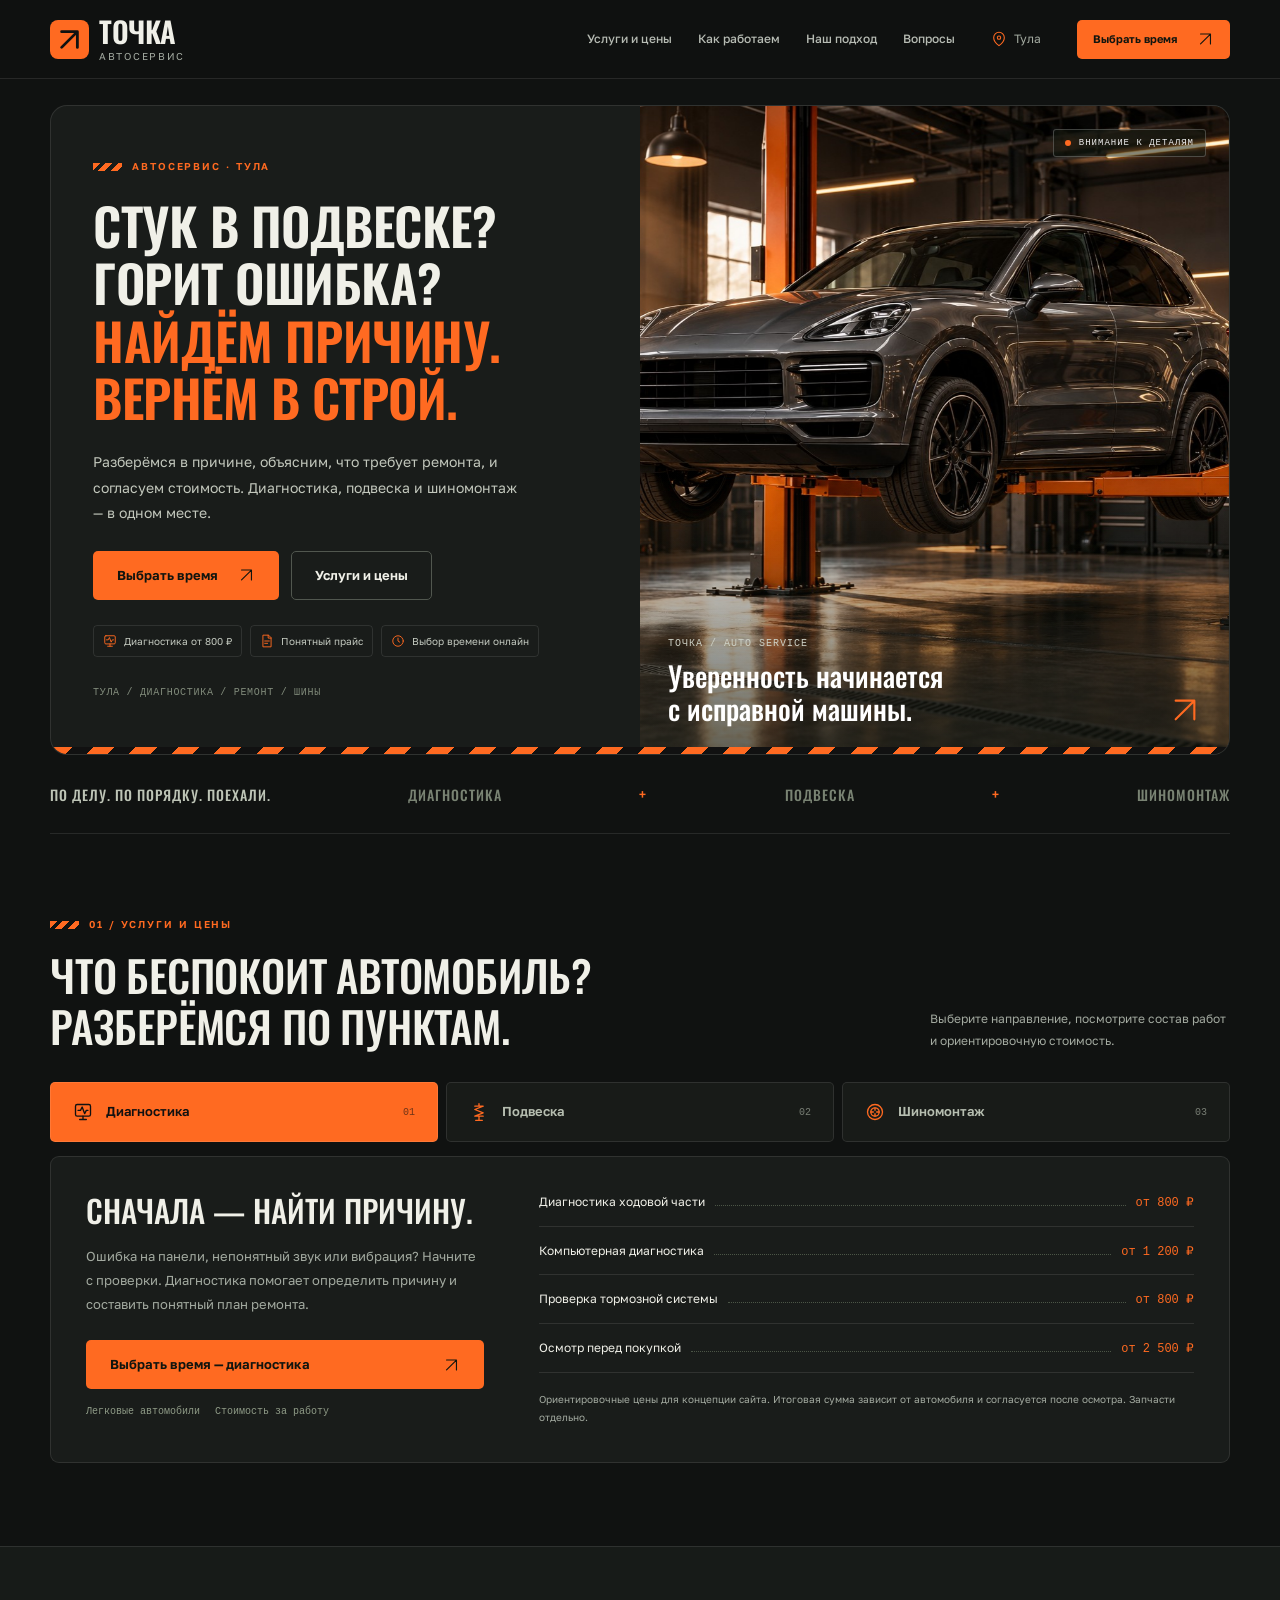
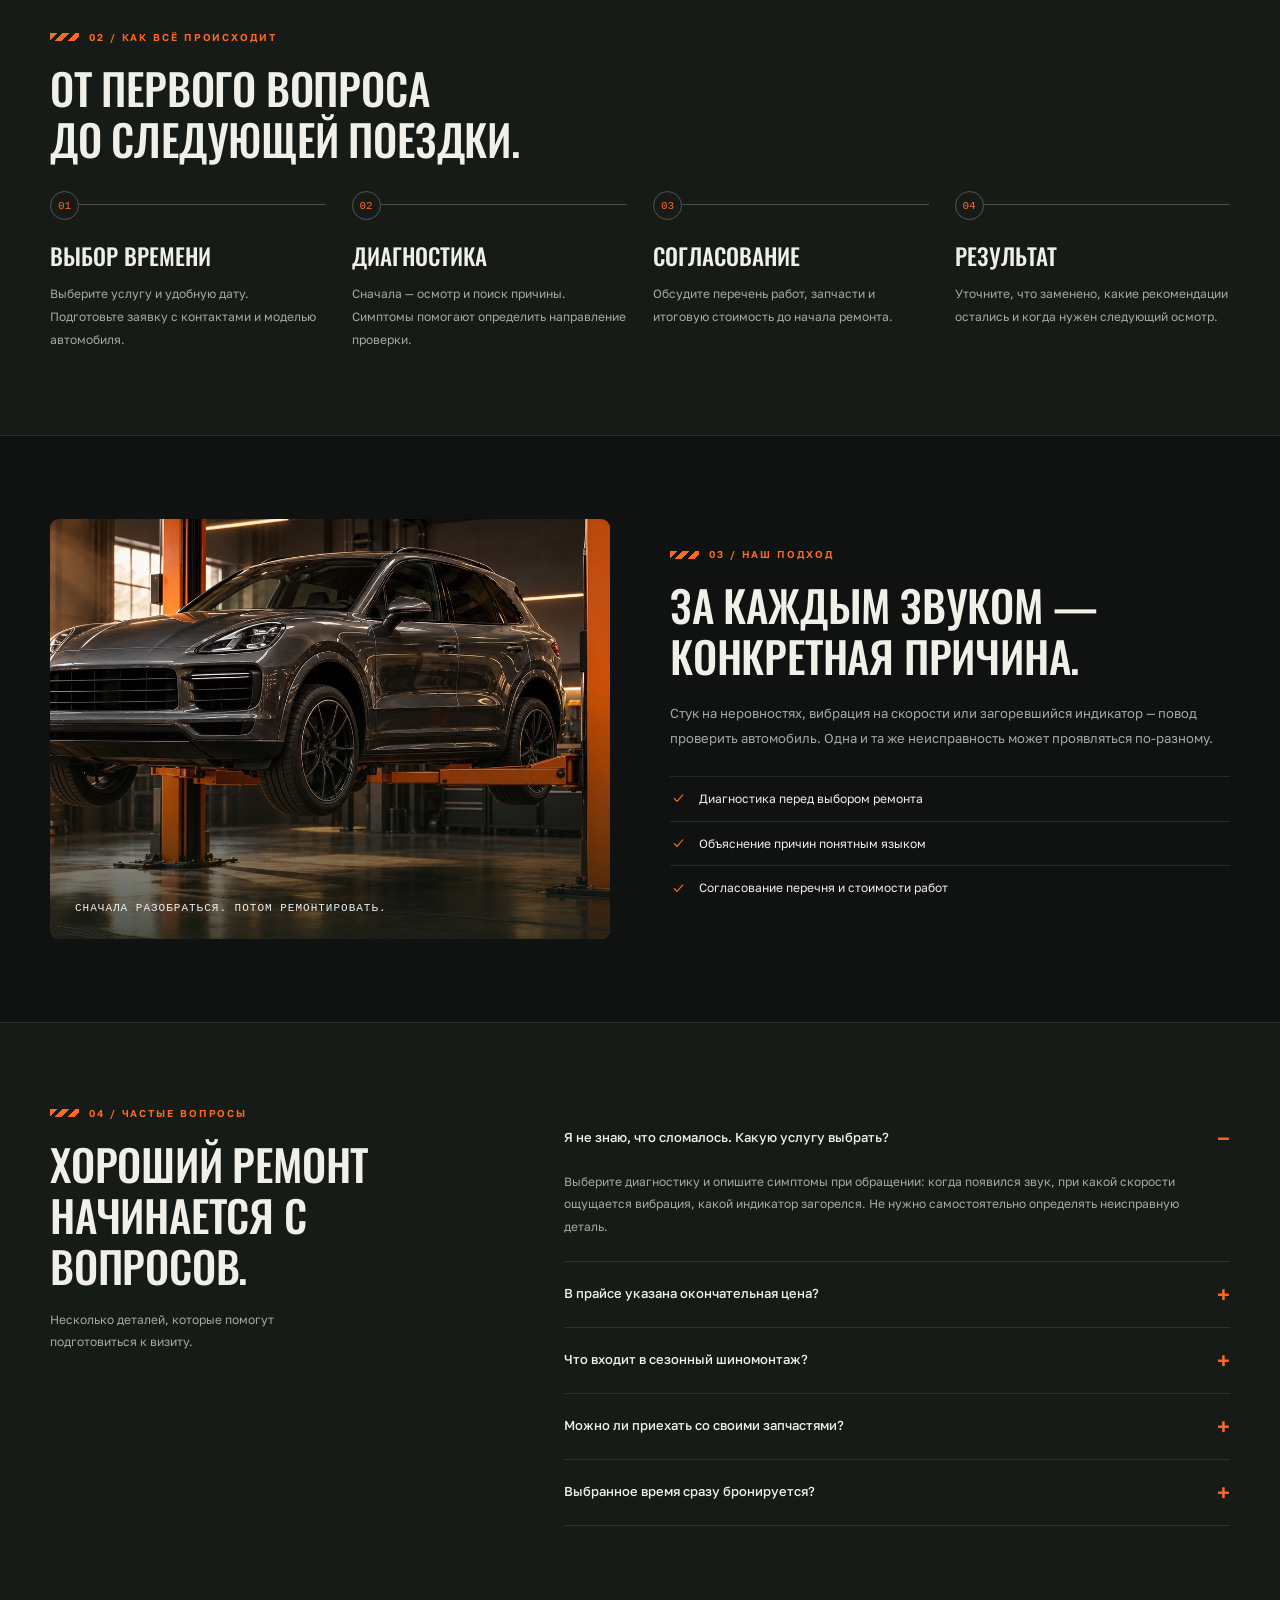
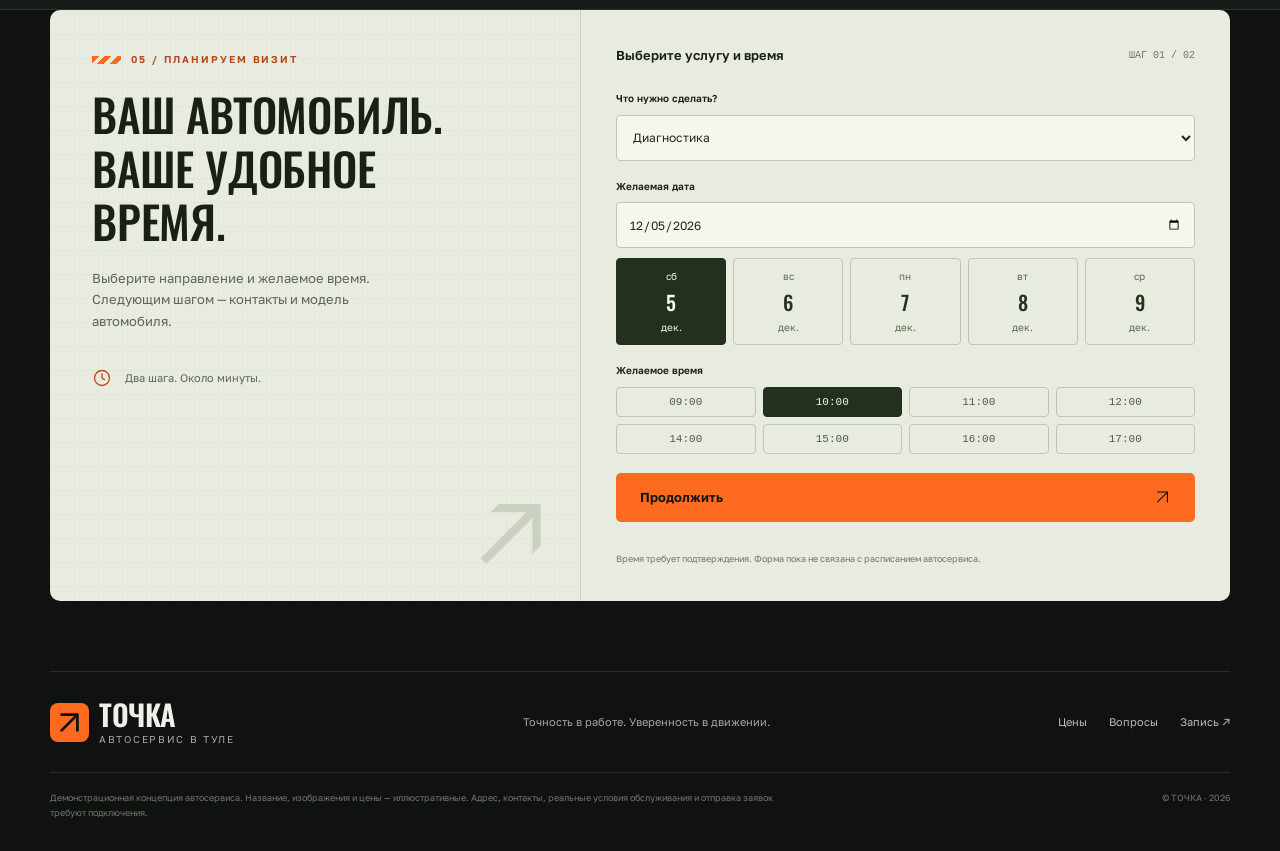
<file: tochka-auto-tula/index.html>
<!doctype html><html lang="ru"><head><meta charset="utf-8"><meta name="viewport" content="width=device-width,initial-scale=1"><meta name="theme-color" content="#101211"><meta name="description" content="Автосервис ТОЧКА в Туле: диагностика, ремонт подвески и шиномонтаж. Ориентировочные цены и выбор удобного времени визита."><title>ТОЧКА — автосервис в Туле. Сначала разобраться.</title><link rel="stylesheet" href="style.css"><link rel="icon" href="data:image/svg+xml,%3Csvg xmlns='http://www.w3.org/2000/svg' viewBox='0 0 40 40'%3E%3Crect width='40' height='40' rx='8' fill='%23ff6a21'/%3E%3Cpath d='M10 28L28 10M13 10H28V25' fill='none' stroke='%23101211' stroke-width='4'/%3E%3C/svg%3E"></head><body>
<svg style="display:none" aria-hidden="true"><symbol id="arrow" viewBox="0 0 24 24"><path d="M5 19 19 5M5 5h14v14"/></symbol><symbol id="pin" viewBox="0 0 24 24"><path d="M20 10c0 6-8 12-8 12S4 16 4 10a8 8 0 1 1 16 0Z"/><circle cx="12" cy="10" r="2.5"/></symbol><symbol id="check" viewBox="0 0 24 24"><path d="m6 12 4 4 8-9"/></symbol><symbol id="scan" viewBox="0 0 24 24"><rect x="3" y="3" width="18" height="14" rx="2"/><path d="M8 21h8m-4-4v4M6 10h3l2-4 3 8 2-4h2"/></symbol><symbol id="spring" viewBox="0 0 24 24"><path d="M12 2v3M7 5h10l-10 4 10 4-10 4h10M12 17v5M8 22h8"/></symbol><symbol id="wheel" viewBox="0 0 24 24"><circle cx="12" cy="12" r="9"/><circle cx="12" cy="12" r="5"/><path d="m12 7 0 3m5 2h-3m-2 5v-3m-5-2h3"/></symbol><symbol id="clock" viewBox="0 0 24 24"><circle cx="12" cy="12" r="9"/><path d="M12 7v5l3 2"/></symbol><symbol id="shield" viewBox="0 0 24 24"><path d="m12 2 8 4v6c0 6-8 10-8 10S4 18 4 12V6Z"/><path d="m8 12 3 3 5-6"/></symbol><symbol id="file" viewBox="0 0 24 24"><path d="M14 2H5v20h14V7Zm0 0v5h5M8 12h8m-8 4h5"/></symbol></svg>
<header class="topbar"><div class="wrap nav"><a class="brand" href="#" aria-label="ТОЧКА, на главную"><span class="brandmark"><svg><use href="#arrow"/></svg></span><span>ТОЧКА<small>АВТОСЕРВИС</small></span></a><nav class="navlinks" aria-label="Основная навигация"><a href="#services">Услуги и цены</a><a href="#process">Как работаем</a><a href="#approach">Наш подход</a><a href="#faq">Вопросы</a></nav><span class="location"><svg><use href="#pin"/></svg>Тула</span><a class="btn" href="#booking">Выбрать время<svg><use href="#arrow"/></svg></a></div></header>
<main><div class="wrap"><div class="hero"><div class="hero-copy"><div class="eyebrow"><i class="hatch"></i>Автосервис · Тула</div><h1>Стук в подвеске?<br>Горит ошибка?<br><em>Найдём причину.<br>Вернём в строй.</em></h1><p class="hero-desc">Разберёмся в причине, объясним, что требует ремонта, и согласуем стоимость. Диагностика, подвеска и шиномонтаж — в одном месте.</p><div class="hero-actions"><a class="btn" href="#booking">Выбрать время<svg><use href="#arrow"/></svg></a><a class="btn secondary" href="#services">Услуги и цены</a></div><div class="hero-notes"><span><svg><use href="#scan"/></svg>Диагностика от 800 ₽</span><span><svg><use href="#file"/></svg>Понятный прайс</span><span><svg><use href="#clock"/></svg>Выбор времени онлайн</span></div><div class="hero-bottom">ТУЛА / ДИАГНОСТИКА / РЕМОНТ / ШИНЫ</div></div><div class="hero-visual"><img src="assets/workshop.jpg" alt="Графитовый автомобиль на подъёмнике в мастерской" fetchpriority="high"><div class="photo-tag"><i class="dot"></i> ВНИМАНИЕ К ДЕТАЛЯМ</div><div class="photo-caption"><div><span>ТОЧКА / AUTO SERVICE</span><strong>Уверенность начинается<br>с исправной машины.</strong></div><svg><use href="#arrow"/></svg></div></div></div><div class="marquee"><b>ПО ДЕЛУ. ПО ПОРЯДКУ. ПОЕХАЛИ.</b><span>ДИАГНОСТИКА</span><i>+</i><span>ПОДВЕСКА</span><i>+</i><span>ШИНОМОНТАЖ</span></div>
<section id="services" class="reveal"><div class="section-heading"><div><div class="eyebrow"><i class="hatch"></i>01 / Услуги и цены</div><h2>Что беспокоит автомобиль?<br>Разберёмся по пунктам.</h2></div><p>Выберите направление, посмотрите состав работ и ориентировочную стоимость.</p></div><div class="tabs" role="tablist" aria-label="Направления обслуживания"><button class="tab" id="tab-0" role="tab" aria-selected="true" aria-controls="service-panel" data-tab="0"><svg><use href="#scan"/></svg>Диагностика<span class="num">01</span></button><button class="tab" id="tab-1" role="tab" aria-selected="false" aria-controls="service-panel" tabindex="-1" data-tab="1"><svg><use href="#spring"/></svg>Подвеска<span class="num">02</span></button><button class="tab" id="tab-2" role="tab" aria-selected="false" aria-controls="service-panel" tabindex="-1" data-tab="2"><svg><use href="#wheel"/></svg>Шиномонтаж<span class="num">03</span></button></div><div class="service-panel" id="service-panel" role="tabpanel" aria-labelledby="tab-0"><div><h3 id="service-title"></h3><p id="service-desc"></p><button class="btn" id="service-book">Выбрать время<svg><use href="#arrow"/></svg></button><div class="service-meta"><span>Легковые автомобили</span><span>Стоимость за работу</span></div></div><div><div id="price-rows"></div><p class="price-note">Ориентировочные цены для концепции сайта. Итоговая сумма зависит от автомобиля и согласуется после осмотра. Запчасти отдельно.</p></div></div></section></div>
<div class="band"><section class="wrap reveal" id="process"><div class="eyebrow"><i class="hatch"></i>02 / Как всё происходит</div><h2>От первого вопроса<br>до следующей поездки.</h2><div class="steps"><div class="step" data-step="01"><h3>Выбор времени</h3><p>Выберите услугу и удобную дату. Подготовьте заявку с контактами и моделью автомобиля.</p></div><div class="step" data-step="02"><h3>Диагностика</h3><p>Сначала — осмотр и поиск причины. Симптомы помогают определить направление проверки.</p></div><div class="step" data-step="03"><h3>Согласование</h3><p>Обсудите перечень работ, запчасти и итоговую стоимость до начала ремонта.</p></div><div class="step" data-step="04"><h3>Результат</h3><p>Уточните, что заменено, какие рекомендации остались и когда нужен следующий осмотр.</p></div></div></section></div>
<div class="wrap"><section class="approach reveal" id="approach"><div class="detail-photo"><img src="assets/workshop.jpg" loading="lazy" alt="Автомобиль в рабочей зоне автосервиса"><span>СНАЧАЛА РАЗОБРАТЬСЯ. ПОТОМ РЕМОНТИРОВАТЬ.</span></div><div class="approach-copy"><div class="eyebrow"><i class="hatch"></i>03 / Наш подход</div><h2>За каждым звуком —<br>конкретная причина.</h2><p>Стук на неровностях, вибрация на скорости или загоревшийся индикатор — повод проверить автомобиль. Одна и та же неисправность может проявляться по-разному.</p><div class="principles"><div><svg><use href="#check"/></svg>Диагностика перед выбором ремонта</div><div><svg><use href="#check"/></svg>Объяснение причин понятным языком</div><div><svg><use href="#check"/></svg>Согласование перечня и стоимости работ</div></div></div></section></div>
<div class="band"><section class="wrap faq-layout reveal" id="faq"><div><div class="eyebrow"><i class="hatch"></i>04 / Частые вопросы</div><h2>Хороший ремонт<br>начинается с вопросов.</h2><p class="section-desc">Несколько деталей, которые помогут подготовиться к визиту.</p></div><div><details open><summary>Я не знаю, что сломалось. Какую услугу выбрать?</summary><p>Выберите диагностику и опишите симптомы при обращении: когда появился звук, при какой скорости ощущается вибрация, какой индикатор загорелся. Не нужно самостоятельно определять неисправную деталь.</p></details><details><summary>В прайсе указана окончательная цена?</summary><p>Нет, это ориентировочная стоимость работы. Итог зависит от модели автомобиля, сложности доступа и объёма ремонта. Стоимость запчастей учитывается отдельно. Цены в этой концепции требуют подтверждения автосервисом.</p></details><details><summary>Что входит в сезонный шиномонтаж?</summary><p>В указанный ориентир входят снятие и установка четырёх колёс, демонтаж и монтаж шин, балансировка. Ремонт дисков, датчики давления и дополнительные материалы согласуются отдельно.</p></details><details><summary>Можно ли приехать со своими запчастями?</summary><p>Такую возможность стоит заранее согласовать с сервисом. Перед покупкой проверьте совместимость детали по VIN и уточните условия гарантии на работы.</p></details><details><summary>Выбранное время сразу бронируется?</summary><p>В этой версии сайта можно подготовить заявку и сохранить напоминание. Передача заявки и реальное расписание автосервиса ещё не подключены. Время визита необходимо подтвердить отдельно.</p></details></div></section></div>
<div class="wrap"><section class="booking reveal" id="booking"><div class="booking-box"><div class="booking-intro"><div class="eyebrow"><i class="hatch"></i>05 / Планируем визит</div><h2>Ваш автомобиль.<br>Ваше удобное<br>время.</h2><p>Выберите направление и желаемое время. Следующим шагом — контакты и модель автомобиля.</p><div class="booking-meta"><svg><use href="#clock"/></svg>Два шага. Около минуты.</div><span class="big-arrow" aria-hidden="true">↗</span></div><div class="booking-form"><div class="form-top"><strong id="form-title">Выберите услугу и время</strong><span id="step-counter">ШАГ 01 / 02</span></div><form id="appointment"><div class="form-step" id="step-one"><div class="full"><label for="service">Что нужно сделать?</label><select id="service"><option>Диагностика</option><option>Подвеска</option><option>Шиномонтаж</option></select></div><div class="full"><label for="visit-date">Желаемая дата</label><input type="date" id="visit-date" required style="margin-bottom:10px"><div class="date-grid" id="date-options" aria-label="Ближайшие даты"></div></div><div class="full"><span class="field-label" id="time-label">Желаемое время</span><div class="time-grid" id="time-options" role="group" aria-labelledby="time-label"></div></div><button type="button" class="btn form-next full" id="next">Продолжить<svg><use href="#arrow"/></svg></button><p class="form-note full">Время требует подтверждения. Форма пока не связана с расписанием автосервиса.</p></div><div class="form-step" id="step-two" hidden><div class="summary-card full" id="visit-summary"></div><div><label for="client-name">Ваше имя</label><input id="client-name" autocomplete="given-name" placeholder="Александр" maxlength="80" required></div><div><label for="phone">Номер телефона</label><input id="phone" type="tel" autocomplete="tel" placeholder="+7 (999) 123-45-67" required></div><div class="full"><label for="car">Марка и модель автомобиля</label><input id="car" placeholder="Например, Škoda Octavia" maxlength="100" required></div><label class="consent full"><input type="checkbox" id="consent" required>Я понимаю, что заявка сохранится только на этом устройстве и не будет отправлена автосервису.</label><div class="form-buttons full"><button class="back" type="button" id="back">Назад</button><button class="btn" type="submit">Подготовить заявку<svg><use href="#arrow"/></svg></button></div><p class="form-note full">Данные не передаются на сервер. После подготовки можно скачать заявку и напоминание для календаря.</p></div></form><div class="success" id="success" hidden role="status"><svg><use href="#shield"/></svg><h3>Заявка подготовлена</h3><p id="success-summary"></p><button class="btn" id="download">Скачать заявку<svg><use href="#file"/></svg></button><br><button class="back" id="calendar">Добавить напоминание в календарь</button><p class="form-note">Передайте заявку автосервису и подтвердите время визита. Бронирование ещё не выполнено.</p><button class="back" id="restart">Выбрать другое время</button></div></div></div></section><footer><div class="footer-top"><a class="brand" href="#"><span class="brandmark"><svg><use href="#arrow"/></svg></span><span>ТОЧКА<small>АВТОСЕРВИС В ТУЛЕ</small></span></a><p>Точность в работе. Уверенность в движении.</p><div class="footer-links"><a href="#services">Цены</a><a href="#faq">Вопросы</a><a href="#booking">Запись ↗</a></div></div><div class="footer-bottom"><p>Демонстрационная концепция автосервиса. Название, изображения и цены — иллюстративные. Адрес, контакты, реальные условия обслуживания и отправка заявок требуют подключения.</p><span>© ТОЧКА · 2026</span></div></footer></div></main><script src="app.js"></script></body></html>
</file>
<file: tochka-auto-tula/style.css>
@import url('https://fonts.googleapis.com/css2?family=Golos+Text:wght@400;450;500;600;650;700&family=Oswald:wght@500;600;700&display=swap');
:root{--bg:#101211;--panel:#191c1a;--panel2:#202420;--line:#ffffff19;--text:#f0f0e8;--muted:#a3aaa0;--accent:#ff6a21;--display:'Oswald','Arial Narrow',sans-serif;--body:'Golos Text',Arial,sans-serif}*{box-sizing:border-box}html{scroll-behavior:smooth;scroll-padding-top:95px}body{margin:0;color:var(--text);background:var(--bg);font:15px/1.65 var(--body);-webkit-font-smoothing:antialiased}button,input,select{font:inherit}a{color:inherit;text-decoration:none}button{cursor:pointer}button,a,input,select{ -webkit-tap-highlight-color:transparent}button:focus-visible,a:focus-visible,input:focus-visible,select:focus-visible,summary:focus-visible{outline:2px solid var(--accent);outline-offset:5px}button:disabled{cursor:not-allowed;opacity:.4}svg{width:20px;height:20px;fill:none;stroke:currentColor;stroke-width:1.6;stroke-linecap:round;stroke-linejoin:round;flex-shrink:0}.wrap{max-width:1240px;margin:auto;padding-inline:30px}.topbar{position:sticky;top:0;z-index:20;border-bottom:1px solid var(--line);background:#101211f5;backdrop-filter:blur(15px)}.nav{height:78px;display:flex;align-items:center;gap:36px}.brand{display:flex;align-items:center;gap:10px;font:600 29px/1 var(--display);letter-spacing:-.5px}.brandmark{background:var(--accent);color:#101211;display:grid;place-items:center;width:39px;height:39px;border-radius:8px}.brandmark svg{width:27px;height:27px;stroke-width:2.5}.brand small{font:10px var(--body);letter-spacing:1.7px;color:var(--muted);display:block;margin-top:5px}.navlinks{display:flex;gap:26px;margin-left:auto;font-size:12px;font-weight:500;color:#b7bcb4}.navlinks a:hover{color:var(--text)}.location{font-size:12px;display:flex;align-items:center;gap:7px;color:var(--muted)}.location svg{color:var(--accent);width:16px}.btn{display:inline-flex;align-items:center;justify-content:center;gap:20px;min-height:49px;border:1px solid transparent;padding:12px 23px;background:var(--accent);color:#11150f;border-radius:5px;font-size:13px;font-weight:650;transition:background .2s,transform .2s}.btn:hover{background:#ff864c;transform:translateY(-2px)}.btn svg{width:17px}.btn.secondary{background:transparent;border-color:#51574f;color:var(--text)}.btn.secondary:hover{background:#ffffff0a}.nav .btn{min-height:39px;padding:8px 15px;font-size:11px}.hero{margin-top:26px;position:relative;display:grid;grid-template-columns:1fr 1fr;min-height:650px;border:1px solid var(--line);border-radius:17px;overflow:hidden;background:#191c1a}.hero-copy{padding:53px 42px 40px;position:relative;z-index:2}.eyebrow{font:10px/1.5 var(--body);font-weight:600;letter-spacing:1.9px;text-transform:uppercase;color:var(--accent);display:flex;align-items:center;gap:10px}.hatch{width:29px;height:8px;background:repeating-linear-gradient(135deg,var(--accent) 0 5px,transparent 5px 9px);display:inline-block;flex-shrink:0}h1,h2,h3,p{margin:0}h1{font:600 clamp(44px,4vw,58px)/1.12 var(--display);letter-spacing:-.5px;text-transform:uppercase;margin:23px 0 23px}h1 em{font-style:normal;color:var(--accent)}.hero-desc{max-width:425px;color:#c2c7bc;font-size:14px;line-height:1.8}.hero-actions{display:flex;gap:12px;margin-top:26px}.hero-notes{display:flex;flex-wrap:wrap;gap:8px;margin-top:25px}.hero-notes span{font-size:10px;color:#c3c9bf;display:flex;align-items:center;gap:7px;padding:7px 9px;border:1px solid var(--line);border-radius:4px}.hero-notes svg{width:14px;height:14px;color:var(--accent)}.hero-bottom{font:10px monospace;color:#818b7b;letter-spacing:.7px;margin-top:30px}.hero-visual{position:relative;min-width:0;overflow:hidden;background:#232723}.hero-visual img{width:100%;height:100%;position:absolute;inset:0;object-fit:cover;object-position:48% center}.hero-visual:after{content:'';position:absolute;inset:0;background:linear-gradient(0deg,#0d130da6,transparent 45%)}.photo-tag{position:absolute;top:23px;right:23px;z-index:1;display:flex;align-items:center;gap:8px;color:#eee;font:9px monospace;letter-spacing:1px;border:1px solid #ffffff38;padding:8px 11px;background:#11181180;border-radius:3px}.dot{height:6px;width:6px;background:var(--accent);border-radius:50%;display:inline-block;box-shadow:0 0 12px #ff6a2180}.photo-caption{position:absolute;bottom:28px;left:28px;right:28px;z-index:1;display:flex;justify-content:space-between;align-items:end}.photo-caption span{font:10px monospace;color:#cdd0c5;letter-spacing:1px}.photo-caption strong{font:500 28px/1.2 var(--display);display:block;color:#fff;margin-top:6px}.photo-caption svg{width:32px;height:32px;color:var(--accent)}.hero:after{content:'';height:7px;position:absolute;bottom:0;left:0;right:0;background:repeating-linear-gradient(135deg,var(--accent) 0 15px,#111 15px 30px);z-index:3}.marquee{display:flex;align-items:center;justify-content:space-between;gap:20px;padding:27px 0;color:#798373;border-bottom:1px solid var(--line);font:500 14px var(--display);letter-spacing:1px}.marquee b{font-weight:500;color:#bdc4b6}.marquee i{font-style:normal;color:var(--accent);font-size:16px}section{padding:83px 0}.section-heading{display:flex;justify-content:space-between;align-items:end;gap:30px;margin-bottom:31px}h2{font:500 43px/1.19 var(--display);text-transform:uppercase;margin-top:17px;letter-spacing:-.2px}.section-heading p,.section-desc{color:var(--muted);font-size:12px;max-width:300px;line-height:1.8}.tabs{display:grid;grid-template-columns:repeat(3,1fr);gap:8px;margin-bottom:14px}.tab{border:1px solid var(--line);background:#181b18;color:#b6beb0;border-radius:5px;padding:18px 22px;display:flex;align-items:center;gap:13px;text-align:left;font-size:13px;font-weight:600;transition:background .2s,color .2s}.tab .num{margin-left:auto;font:10px monospace;opacity:.6}.tab svg{color:var(--accent)}.tab[aria-selected=true]{background:var(--accent);color:#111}.tab[aria-selected=true] svg{color:#111}.service-panel{background:var(--panel);border:1px solid var(--line);border-radius:9px;display:grid;grid-template-columns:.85fr 1.4fr;gap:55px;padding:35px}.service-panel h3{font:500 31px/1.2 var(--display);text-transform:uppercase}.service-panel p{color:var(--muted);font-size:13px;margin:15px 0 24px;line-height:1.85}.service-panel .btn{width:100%;justify-content:space-between}.service-meta{display:flex;gap:15px;margin-top:17px;font:10px monospace;color:#8f9b87}.price-row{display:flex;align-items:baseline;gap:10px;padding:14px 0;border-bottom:1px solid var(--line);font-size:12px}.price-row:first-child{padding-top:0}.price-row .leader{flex:1;border-bottom:1px dotted #4b5546;min-width:8px}.price-row strong{font:12px monospace;color:var(--accent);white-space:nowrap}.price-note{font-size:10px!important;margin:17px 0 0!important}.band{background:#171b18;border-block:1px solid var(--line)}.steps{display:grid;grid-template-columns:repeat(4,1fr);gap:26px;margin-top:40px}.step{position:relative;padding-top:34px;border-top:1px solid #4a5146}.step:before{content:attr(data-step);position:absolute;top:-14px;left:0;width:27px;height:27px;display:grid;place-items:center;background:#171b18;border:1px solid #50594a;border-radius:50%;font:11px monospace;color:var(--accent)}.step h3{font:500 23px var(--display);text-transform:uppercase}.step p{font-size:12px;line-height:1.9;color:var(--muted);margin-top:10px}.approach{display:grid;grid-template-columns:1fr 1fr;gap:60px;align-items:center}.detail-photo{height:420px;border-radius:9px;overflow:hidden;position:relative;background:#242924}.detail-photo img{width:100%;height:100%;object-fit:cover;object-position:70% 55%;transform:scale(1.3)}.detail-photo:after{content:'';position:absolute;inset:0;background:linear-gradient(0deg,#101710bf,transparent 60%)}.detail-photo span{position:absolute;bottom:25px;left:25px;z-index:1;font:11px monospace;letter-spacing:1px;color:#eee}.approach p{font-size:13px;color:var(--muted);line-height:1.9;margin-top:20px}.principles{margin-top:25px}.principles div{display:flex;align-items:center;gap:12px;font-size:12px;padding:12px 0;border-top:1px solid var(--line)}.principles svg{width:17px;height:17px;color:var(--accent)}.faq-layout{display:grid;grid-template-columns:.8fr 1.2fr;gap:70px}.faq-layout .section-desc{margin-top:18px}details{border-bottom:1px solid var(--line)}summary{list-style:none;cursor:pointer;display:flex;justify-content:space-between;gap:20px;padding:21px 0;font-size:13px;font-weight:500}summary::-webkit-details-marker{display:none}summary:after{content:'+';font-size:23px;color:var(--accent);line-height:1}details[open] summary:after{content:'−'}details p{color:var(--muted);font-size:12px;line-height:1.9;padding:0 30px 22px 0}.booking{padding:0 0 70px}.booking-box{background:#e8ebdf;color:#192018;display:grid;grid-template-columns:.9fr 1.1fr;border-radius:10px;overflow:hidden}.booking-intro{padding:42px;border-right:1px solid #19201820;position:relative;background-image:linear-gradient(#19201806 1px,transparent 1px),linear-gradient(90deg,#19201806 1px,transparent 1px);background-size:24px 24px}.booking-intro .eyebrow{color:#b34517}.booking-intro h2{font-size:45px;margin-top:20px}.booking-intro p{color:#5b6554;font-size:13px;max-width:310px;margin-top:20px}.booking-meta{margin-top:36px;display:flex;gap:13px;align-items:center;font-size:11px;color:#5c6855}.booking-meta svg{color:#c04c1a}.booking-intro .big-arrow{font:100px/1 var(--body);color:#cbd1c1;position:absolute;right:32px;bottom:20px;pointer-events:none}.booking-form{padding:35px}.form-top{display:flex;align-items:center;justify-content:space-between;margin-bottom:24px}.form-top strong{font-size:13px;font-weight:600}.form-top span{font:10px monospace;color:#6e7966}.form-step{display:grid;grid-template-columns:1fr 1fr;gap:17px}.form-step[hidden]{display:none}.full{grid-column:1/-1}label,.field-label{font-size:10px;font-weight:600;display:block;margin-bottom:8px}select,input{width:100%;min-height:46px;border:1px solid #bec7b3;background:#f5f6ee;color:#20281c;border-radius:4px;padding:10px 12px;font-size:12px;min-width:0}.date-grid{display:grid;grid-template-columns:repeat(5,1fr);gap:7px}.date-btn{padding:9px 4px;border:1px solid #bdc7b2;border-radius:4px;background:transparent;color:#5d6a52;font-size:10px}.date-btn strong{font:500 20px var(--display);display:block;color:#25321c;margin:2px 0}.date-btn.active,.time-btn.active{background:#24301e;color:#f1f3e8;border-color:#24301e}.date-btn.active strong{color:#fff}.time-grid{display:grid;grid-template-columns:repeat(4,1fr);gap:7px}.time-btn{background:transparent;border:1px solid #bdc7b2;color:#4f5c44;padding:8px;border-radius:4px;font:11px monospace}.form-next{width:100%;justify-content:space-between;margin-top:2px}.form-note{color:#6d7863;font-size:9px;line-height:1.7;margin-top:12px}.form-buttons{display:flex;gap:10px}.form-buttons .btn{flex:1}.back{background:none;border:1px solid #b7c1aa;border-radius:4px;padding:8px 15px;color:#58674a;font-size:11px}.summary-card{padding:13px 15px;background:#dbe1d1;border-radius:4px;font-size:11px;line-height:1.8;color:#455239}.success{text-align:center;padding:20px 0}.success svg{width:45px;height:45px;color:#4a6932;margin-bottom:15px}.success h3{font:500 30px var(--display);text-transform:uppercase}.success p{font-size:12px;color:#637057;margin:14px 0 22px}.success .btn{margin-bottom:10px}.consent{display:flex;align-items:start;gap:8px;font-size:10px;line-height:1.6;color:#5a6850;font-weight:400}.consent input{min-height:0;width:13px;height:13px;margin:2px 0 0;accent-color:#26361f;flex-shrink:0}.footer-top{display:flex;justify-content:space-between;align-items:center;gap:30px;padding:27px 0;border-top:1px solid var(--line)}.footer-top p{color:var(--muted);font-size:11px}.footer-links{display:flex;gap:22px;font-size:11px;color:#b7c0af}.footer-bottom{display:flex;justify-content:space-between;gap:20px;padding:18px 0 28px;border-top:1px solid var(--line);font-size:9px;color:#6e7a65}.footer-bottom p{max-width:730px}.mobile-menu{display:none}.js-animate .reveal{opacity:0;transform:translateY(20px);transition:opacity .6s,transform .6s}.js-animate .reveal.in{opacity:1;transform:none}.hero-copy{animation:enter .7s both}.hero-visual img{animation:zoom 1.1s both}@keyframes enter{from{opacity:0;transform:translateY(15px)}to{opacity:1;transform:none}}@keyframes zoom{from{transform:scale(1.04)}to{transform:scale(1)}}@media(min-width:1450px){.hero{min-height:680px}.hero-copy{padding-top:57px}h1{font-size:58px}}@media(max-width:1000px){.navlinks{gap:15px}.nav{gap:20px}.hero-copy{padding:38px 28px}.hero{min-height:610px}h1{font-size:53px}.hero-desc{font-size:13px}.hero-notes{gap:5px}.hero-notes span{font-size:9px}.service-panel{gap:30px}.approach{gap:35px}.booking-intro{padding:30px}.booking-form{padding:28px}.booking-intro h2{font-size:40px}}@media(max-width:760px){.wrap{padding-inline:20px}.nav{height:66px;gap:15px}.brand{font-size:24px}.brandmark{width:33px;height:33px}.brand small{font-size:8px}.location,.navlinks{display:none}.nav .btn{margin-left:auto;font-size:10px;padding-inline:12px;gap:10px}.hero{grid-template-columns:1fr;margin-top:15px;min-height:0;border-radius:10px}.hero-copy{padding:30px 25px 28px}h1{font-size:clamp(35px,9vw,54px);margin:20px 0}.hero-desc{max-width:460px}.hero-bottom{margin-top:20px}.hero-visual{height:330px}.hero-visual img{object-position:50% 50%}.hero-actions{gap:8px}.hero-actions .btn{font-size:11px;padding-inline:16px;gap:12px}.marquee{font-size:11px;gap:10px;flex-wrap:wrap;padding:20px 0}.marquee b{width:100%;font-size:12px}.marquee i{font-size:12px}section{padding:55px 0}h2{font-size:35px}.section-heading{display:block;margin-bottom:25px}.section-heading p{margin-top:16px;max-width:400px}.tabs{gap:5px}.tab{padding:13px 9px;gap:7px;font-size:10px;justify-content:center}.tab .num{display:none}.tab svg{width:16px}.service-panel{grid-template-columns:1fr;gap:28px;padding:25px}.service-panel p{margin-bottom:19px}.service-panel h3{font-size:29px}.price-row{font-size:11px;gap:7px}.price-row strong{font-size:11px}.steps{grid-template-columns:1fr 1fr;row-gap:40px}.step h3{font-size:21px}.step p{font-size:11px}.approach{grid-template-columns:1fr;gap:30px}.detail-photo{height:300px}.approach-copy h2{margin-top:15px}.faq-layout{grid-template-columns:1fr;gap:20px}.faq-layout .section-desc{max-width:100%}.booking{padding-bottom:40px}.booking-box{grid-template-columns:1fr}.booking-intro{padding:28px;border-right:0;border-bottom:1px solid #19201820}.booking-intro h2{font-size:37px}.booking-intro p{max-width:280px}.booking-meta{margin-top:20px}.booking-form{padding:25px}.booking-intro .big-arrow{font-size:75px}.footer-top{align-items:start;flex-wrap:wrap;gap:20px}.footer-links{width:100%;gap:25px}.footer-bottom{display:block}.footer-bottom span{display:block;margin-top:12px}}@media(prefers-reduced-motion:reduce){*,*:before,*:after{animation:none!important;transition:none!important;scroll-behavior:auto!important}.js-animate .reveal{opacity:1;transform:none}}
</file>
